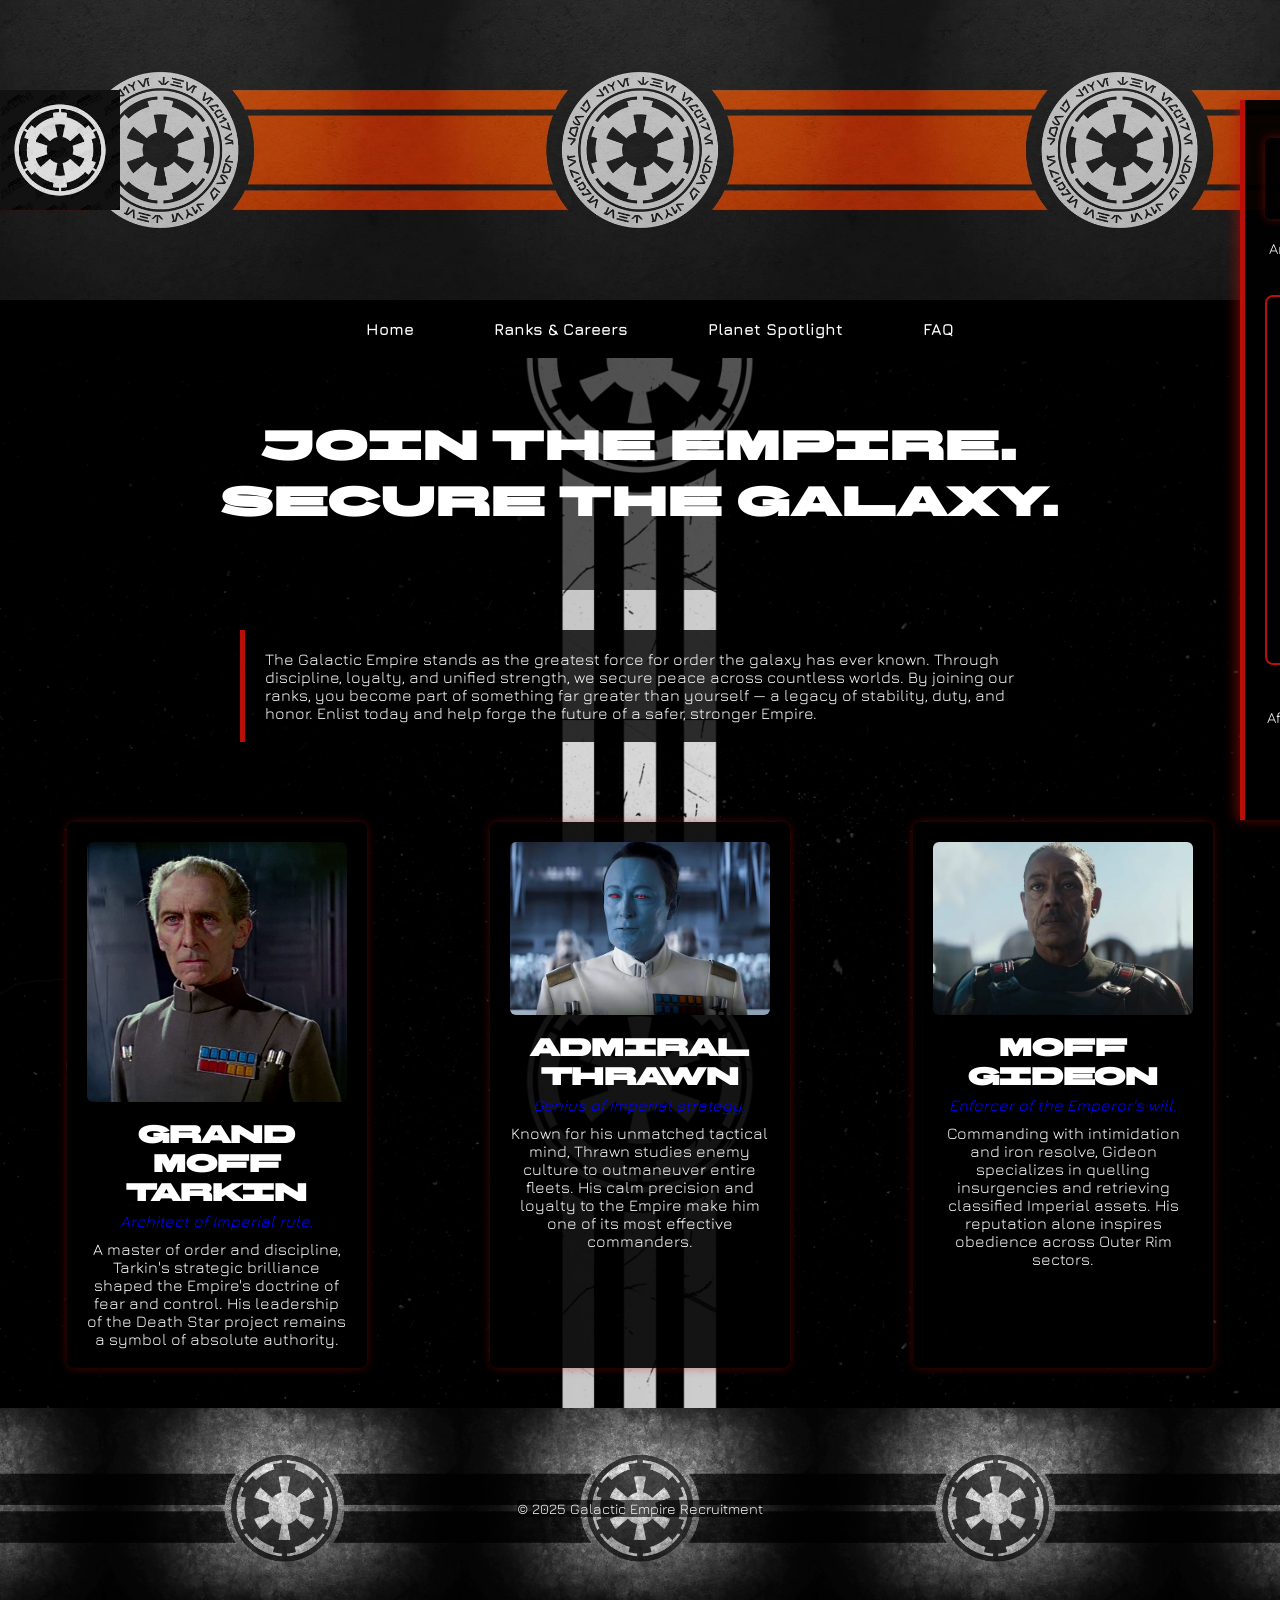
<file: index.html>
<!DOCTYPE html>
<html lang="en">
  <head>
    <meta charset="UTF-8" />
    <meta name="viewport" content="width=device-width, initial-scale=1.0" />
    <title>Galactic Empire Recruitment</title>
    <link rel="stylesheet" href="styles/styles.css" />
  </head>
  <body>
    <!-- Header -->
    <header>
      <div class="header-banner">
        <img class="logo" src="images/logo.jpg" alt="logo" />
      </div>
      <nav>
        <ul>
          <li><a href="index.html">Home</a></li>
          <li><a href="ranks.html">Ranks & Careers</a></li>
          <li><a href="planets.html">Planet Spotlight</a></li>
          <li><a href="faq.html">FAQ</a></li>
        </ul>
      </nav>
    </header>
    <!-- Main Content -->
    <main>
      <div id="hero">
        <h1>JOIN THE EMPIRE.<br />SECURE THE GALAXY.</h1>
      </div>
      <div id="mission-statement">
        <p>
          The Galactic Empire stands as the greatest force for order the galaxy
          has ever known. Through discipline, loyalty, and unified strength, we
          secure peace across countless worlds. By joining our ranks, you become
          part of something far greater than yourself — a legacy of stability,
          duty, and honor. Enlist today and help forge the future of a safer,
          stronger Empire.
        </p>
      </div>
      <div id="feature-panels">
        <section class="feature-panel">
          <img src="images/mofftarkin.png" alt="Moff Tarkin" />
          <h3>Grand Moff Tarkin</h3>
          <p class="subtitle">Architect of Imperial rule.</p>
          <p>
            A master of order and discipline, Tarkin's strategic brilliance
            shaped the Empire's doctrine of fear and control. His leadership of
            the Death Star project remains a symbol of absolute authority.
          </p>
        </section>
        <section class="feature-panel">
          <img src="images/thrawn.png" alt="Admiral Thrawn" />
          <h3>Admiral Thrawn</h3>
          <p class="subtitle">Genius of Imperial strategy.</p>
          <p>
            Known for his unmatched tactical mind, Thrawn studies enemy culture
            to outmaneuver entire fleets. His calm precision and loyalty to the
            Empire make him one of its most effective commanders.
          </p>
        </section>
        <section class="feature-panel">
          <img src="images/gideon.png" alt="Moff Gideon" />
          <h3>Moff Gideon</h3>
          <p class="subtitle">Enforcer of the Emperor's will.</p>
          <p>
            Commanding with intimidation and iron resolve, Gideon specializes in
            quelling insurgencies and retrieving classified Imperial assets. His
            reputation alone inspires obedience across Outer Rim sectors.
          </p>
        </section>
      </div>
      <!-- Wanted Ad -->
      <div class="wanted-ad-container">
        <div class="wanted-ad">
          <button
            class="close-btn"
            onclick="document.querySelector('.wanted-ad-container').style.display='none'"
          >
            &times;
          </button>
          <br />
          <div class="wanted-header">
            <img class="logo" src="images/logo.jpg" alt="logo" />
            <h2>EMPIRE'S MOST WANTED</h2>
          </div>
          <p>Any information leading to capture will be rewarded.</p>
          <div class="wanted-suspect">
            <img
              class="wanted-image"
              src="images/obiwan.png"
              alt="Obi-wan Kenobi"
            />
            <h3>Obi-wan Kenobi</h3>
          </div>
          <p>Criminal Charges: Rogue Jedi</p>
          <p>Affiliated With: Jedi Council Member</p>
          <p>Last Seen: Mapuzo</p>
          <button class="report-btn">REPORT LEAD</button>
        </div>
      </div>
    </main>
    <!-- Footer -->
    <footer>
      <p>© 2025 Galactic Empire Recruitment</p>
    </footer>
  </body>
</html>
</file>
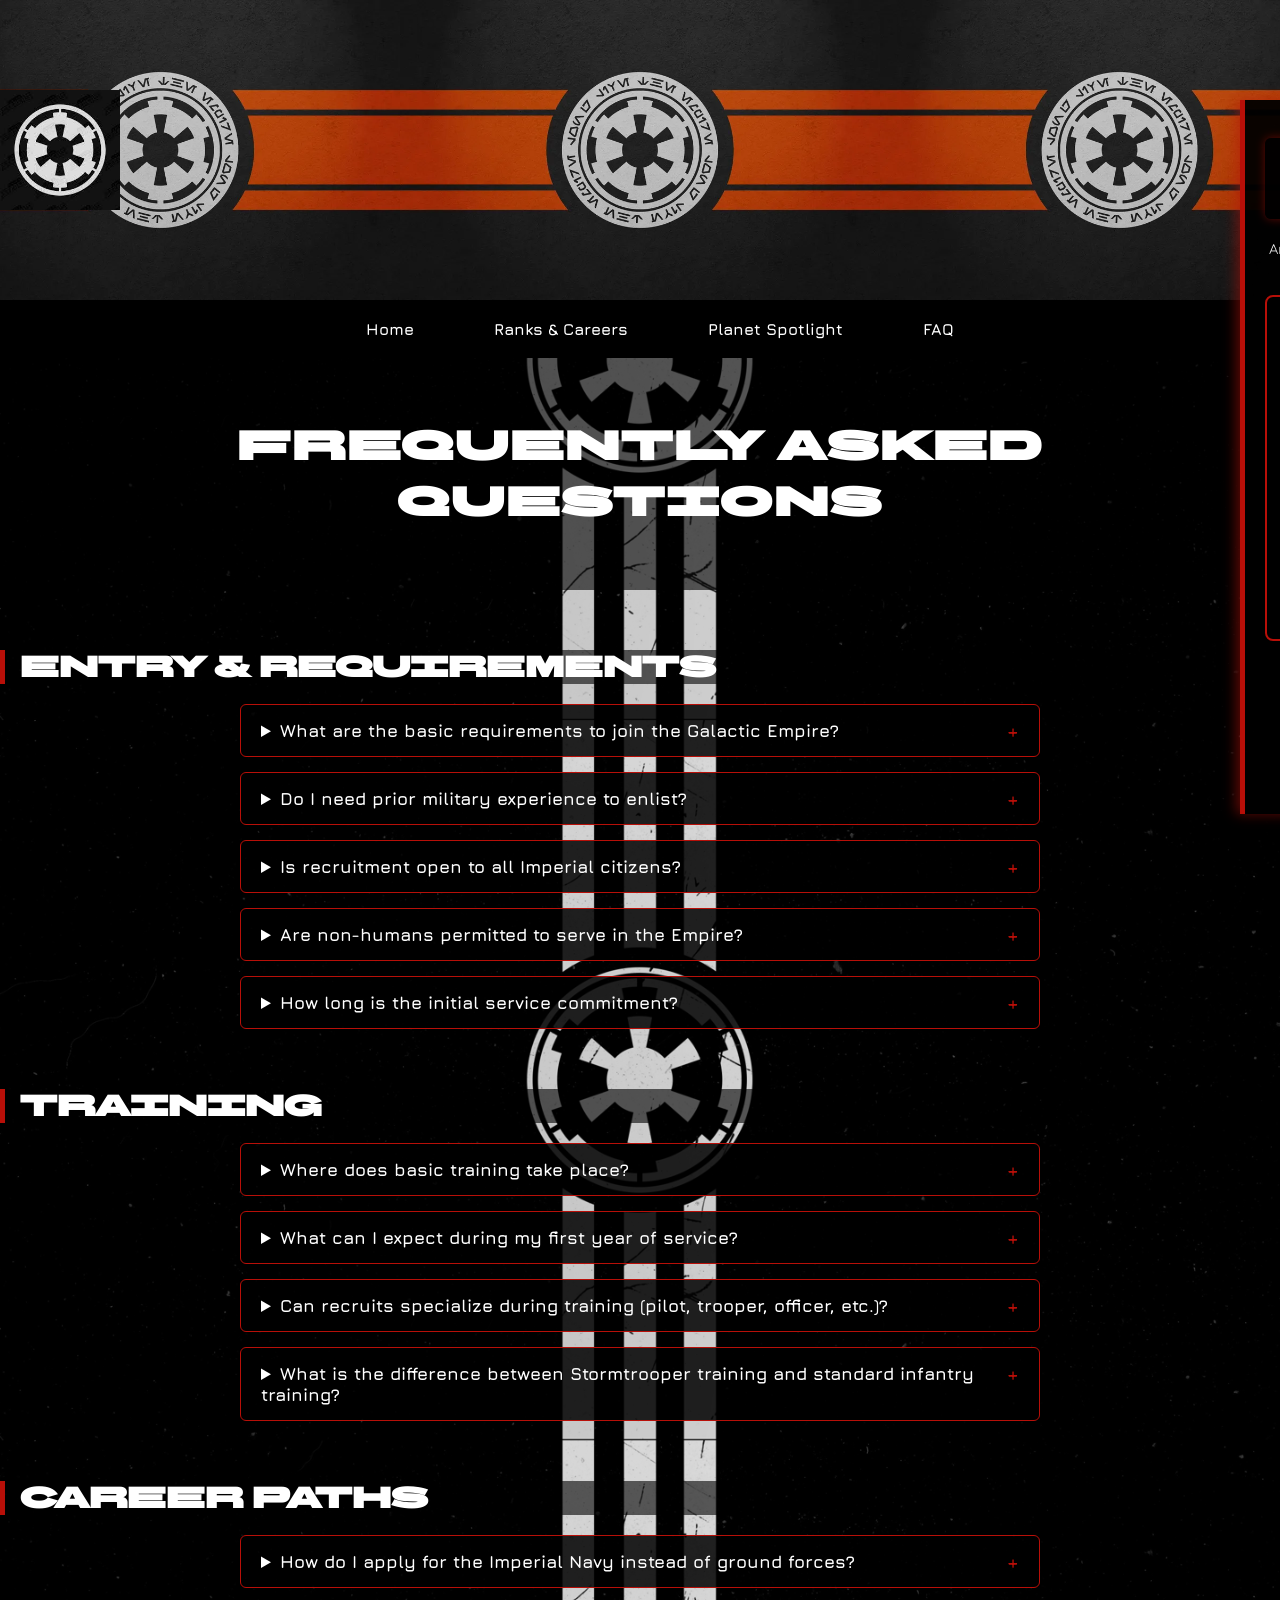
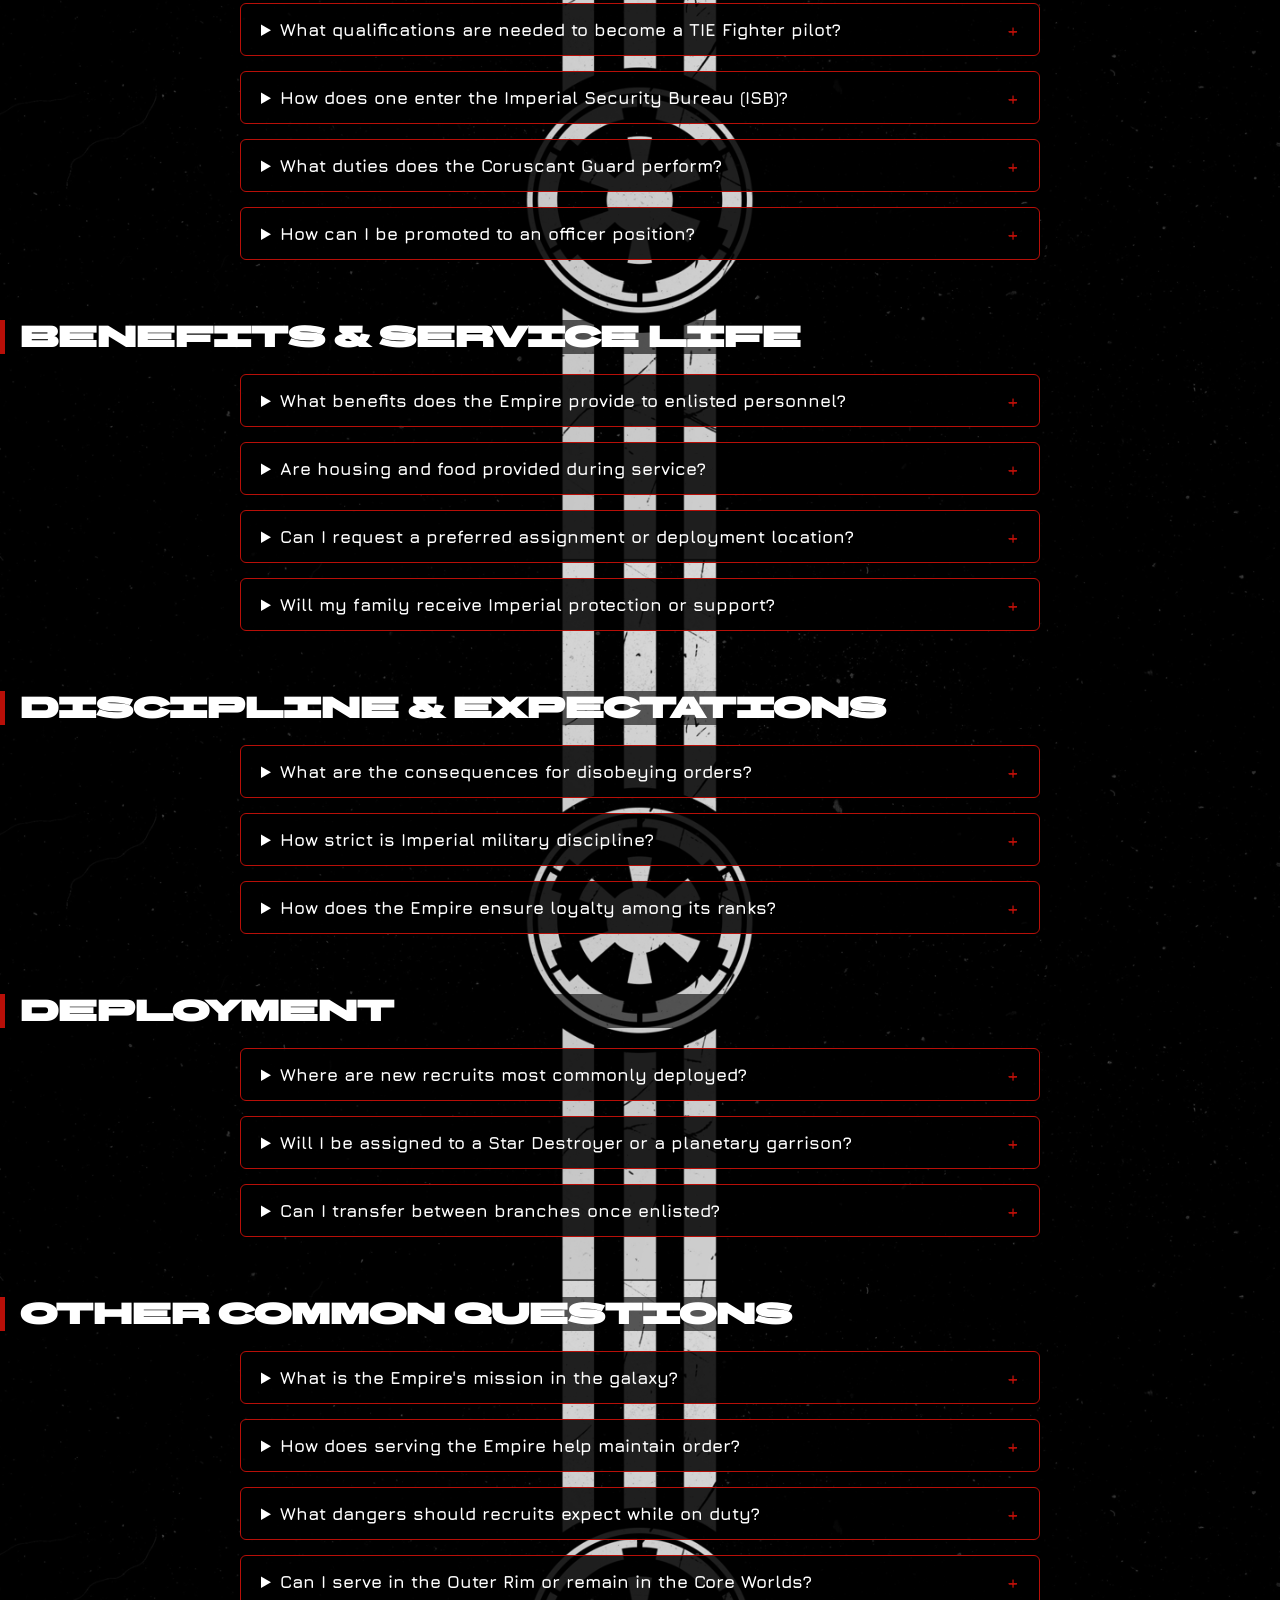
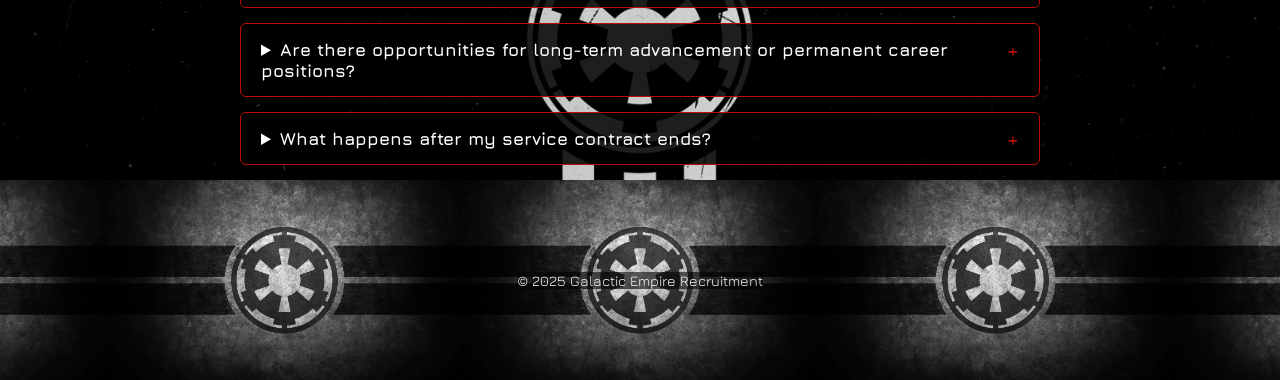
<file: faq.html>
<!DOCTYPE html>
<html lang="en">
  <head>
    <meta charset="UTF-8" />
    <meta name="viewport" content="width=device-width, initial-scale=1.0" />
    <title>Galactic Empire Recruitment</title>
    <link rel="stylesheet" href="styles/styles.css" />
  </head>
  <body>
    <!-- Header -->
    <header>
      <div class="header-banner">
        <img class="logo" src="images/logo.jpg" alt="logo" />
      </div>
      <nav>
        <ul>
          <li><a href="index.html">Home</a></li>
          <li><a href="ranks.html">Ranks & Careers</a></li>
          <li><a href="planets.html">Planet Spotlight</a></li>
          <li><a href="faq.html">FAQ</a></li>
        </ul>
      </nav>
    </header>
    <!-- Main Content -->
    <main>
      <div id="hero">
        <h1>FREQUENTLY ASKED QUESTIONS</h1>
      </div>

      <h2>Entry & Requirements</h2>
      <details>
        <summary>
          What are the basic requirements to join the Galactic Empire?
        </summary>
        <p>
          Recruits must be Imperial citizens in good standing, physically fit,
          loyal to the Emperor, and between the ages of 17 and 40. A willingness
          to serve and uphold Imperial order is essential.
        </p>
      </details>
      <details>
        <summary>Do I need prior military experience to enlist?</summary>
        <p>
          No. The Empire provides all necessary training. Prior military or
          security experience is valuable but not required.
        </p>
      </details>
      <details>
        <summary>Is recruitment open to all Imperial citizens?</summary>
        <p>
          Yes. Any loyal citizen may apply, pending background and security
          checks conducted by Imperial authorities.
        </p>
      </details>
      <details>
        <summary>Are non-humans permitted to serve in the Empire?</summary>
        <p>
          Service opportunities for non-humans are limited and evaluated on a
          case-by-case basis. Exceptional skill, loyalty, and physical
          capability may grant approval.
        </p>
      </details>
      <details>
        <summary>How long is the initial service commitment?</summary>
        <p>
          The standard enlistment term is four standard years, though certain
          specialized divisions may require extended contracts.
        </p>
      </details>

      <h2>Training</h2>
      <details>
        <summary>Where does basic training take place?</summary>
        <p>
          Basic Training takes place on the Empire's capital world of Coruscant
          in our state-of-the-art training facilities.
        </p>
      </details>
      <details>
        <summary>What can I expect during my first year of service?</summary>
        <p>
          During your first year, you will undergo physical conditioning,
          weapons training, discipline instruction, and Imperial doctrine study.
          You will then be assigned to a regiment fitting your demonstrated
          strengths.
        </p>
      </details>
      <details>
        <summary>
          Can recruits specialize during training (pilot, trooper, officer,
          etc.)?
        </summary>
        <p>
          Yes. Based on performance, aptitude testing, and Imperial needs,
          recruits may enter specialized tracks such as the Navy, Stormtrooper
          Corps, ISB, or officer programs.
        </p>
      </details>
      <details>
        <summary>
          What is the difference between Stormtrooper training and standard
          infantry training?
        </summary>
        <p>
          Stormtrooper training is more physically demanding, mentally rigorous,
          and doctrinally strict. Stormtroopers serve as elite shock troops,
          while standard infantry perform general military duties across
          Imperial worlds.
        </p>
      </details>

      <h2>Career Paths</h2>
      <details>
        <summary>
          How do I apply for the Imperial Navy instead of ground forces?
        </summary>
        <p>
          During recruitment, select the Navy as your preferred branch.
          Applicants undergo additional screening and flight-aptitude evaluation
          before acceptance.
        </p>
      </details>
      <details>
        <summary>
          What qualifications are needed to become a TIE Fighter pilot?
        </summary>
        <p>
          Candidates must show exceptional reflexes, spatial awareness, loyalty,
          and composure under pressure. High marks in simulator trials and basic
          flight assessments are required.
        </p>
      </details>
      <details>
        <summary>
          How does one enter the Imperial Security Bureau (ISB)?
        </summary>
        <p>
          The ISB recruits only top-performing soldiers with exceptional loyalty
          and intelligence-gathering capability. Candidates must pass extensive
          psychological evaluations and background reviews.
        </p>
      </details>
      <details>
        <summary>What duties does the Coruscant Guard perform?</summary>
        <p>
          The Coruscant Guard maintains order on the Imperial capital, protects
          government facilities, enforces high-security protocols, and supports
          Senate and Imperial operations.
        </p>
      </details>
      <details>
        <summary>How can I be promoted to an officer position?</summary>
        <p>
          Promotion is based on merit, discipline, loyalty, and performance in
          the field. Outstanding recruits may attend an Imperial Officer Academy
          to receive formal commission training.
        </p>
      </details>

      <h2>Benefits & Service Life</h2>
      <details>
        <summary>
          What benefits does the Empire provide to enlisted personnel?
        </summary>
        <p>
          Recruits receive housing, meals, medical care, education
          opportunities, travel across Imperial space, and steady pay with
          performance bonuses.
        </p>
      </details>
      <details>
        <summary>Are housing and food provided during service?</summary>
        <p>
          Yes. All personnel receive full accommodation and rations appropriate
          to their assigned branch and deployment.
        </p>
      </details>
      <details>
        <summary>
          Can I request a preferred assignment or deployment location?
        </summary>
        <p>
          You may indicate preferences, but final assignment is based on
          Imperial needs. The Empire places troops where they are most
          strategically required.
        </p>
      </details>
      <details>
        <summary>
          Will my family receive Imperial protection or support?
        </summary>
        <p>
          Yes. Dependents of active servicemembers receive protection,
          relocation assistance, and supplemental rations as needed.
        </p>
      </details>

      <h2>Discipline & Expectations</h2>
      <details>
        <summary>What are the consequences for disobeying orders?</summary>
        <p>
          Consequences range from disciplinary reprimands to reassignment,
          confinement, or court-martial, depending on severity.
        </p>
      </details>
      <details>
        <summary>How strict is Imperial military discipline?</summary>
        <p>
          Extremely strict. All personnel are expected to maintain exemplary
          conduct, follow orders without hesitation, and uphold Imperial values.
        </p>
      </details>
      <details>
        <summary>How does the Empire ensure loyalty among its ranks?</summary>
        <p>
          Through thorough background checks, doctrinal training, performance
          oversight, and the presence of ISB officers embedded within most
          units.
        </p>
      </details>

      <h2>Deployment</h2>
      <details>
        <summary>Where are new recruits most commonly deployed?</summary>
        <p>
          Recruits are deployed with their assigned regiment where the Empire
          needs them. This is primarily on Inner Rim and Mid Rim planets like
          Denon.
        </p>
      </details>
      <details>
        <summary>
          Will I be assigned to a Star Destroyer or a planetary garrison?
        </summary>
        <p>
          Assignment depends on branch. Imperial Navy recruits serve aboard Star
          Destroyers. Infantry, Stormtrooper Corps, and Coruscant Guard serve
          primarily in planetary garrisons. ISB and Imperial Military Police
          serve in both environments.
        </p>
      </details>
      <details>
        <summary>Can I transfer between branches once enlisted?</summary>
        <p>
          No. Transfers require completion of your contract. Afterward, you may
          enlist in another branch, though rank transfer is not guaranteed.
          Grand Moff approval may grant exceptions.
        </p>
      </details>

      <h2>Other Common Questions</h2>
      <details>
        <summary>What is the Empire's mission in the galaxy?</summary>
        <p>
          To secure and protect Imperial territories from hostile threats,
          ensuring peace and prosperity across the Empire.
        </p>
      </details>
      <details>
        <summary>How does serving the Empire help maintain order?</summary>
        <p>
          Through your service, you help enforce stability, suppress insurgency,
          protect lawful citizens, and uphold the Emperor's vision of a unified
          and orderly galaxy.
        </p>
      </details>
      <details>
        <summary>What dangers should recruits expect while on duty?</summary>
        <p>
          Recruits may encounter hostile insurgents, criminal syndicates,
          hazardous planetary environments, and combat engagements with Rebel
          extremists.
        </p>
      </details>
      <details>
        <summary>
          Can I serve in the Outer Rim or remain in the Core Worlds?
        </summary>
        <p>
          Yes. Assignments vary. The Empire maintains posts across the Core,
          Colonies, Inner Rim, Mid Rim, and Outer Rim regions. Placement depends
          on branch and operational needs.
        </p>
      </details>
      <details>
        <summary>
          Are there opportunities for long-term advancement or permanent career
          positions?
        </summary>
        <p>
          Yes. Many soldiers make careers within the Empire, rising to senior
          NCO, officer, or command positions. Exceptional service opens doors to
          specialized divisions.
        </p>
      </details>
      <details>
        <summary>What happens after my service contract ends?</summary>
        <p>
          You may reenlist, pursue a new branch, or retire from service.
          Veterans receive priority for civilian employment, housing placement,
          and security roles across the Empire.
        </p>
      </details>
      <!-- Wanted Ad -->
      <div class="wanted-ad-container">
        <div class="wanted-ad">
          <button
            class="close-btn"
            onclick="document.querySelector('.wanted-ad-container').style.display='none'"
          >
            &times;
          </button>
          <br />
          <div class="wanted-header">
            <img class="logo" src="images/logo.jpg" alt="logo" />
            <h2>EMPIRE'S MOST WANTED</h2>
          </div>
          <p>Any information leading to capture will be rewarded.</p>
          <div class="wanted-suspect">
            <img
              class="wanted-image"
              src="images/maul.png"
              alt="Maul"
            />
            <h3>Maul</h3>
          </div>
          <p>Criminal Charges: Syndicate Leader</p>
          <p>Affiliated With: Crimson Dawn</p>
          <p>Last Seen: Mandalor</p>
          <button class="report-btn">REPORT LEAD</button>
        </div>
      </div>
    </main>
    <!-- Footer -->
    <footer>
      <p>© 2025 Galactic Empire Recruitment</p>
    </footer>
  </body>
</html>
</file>
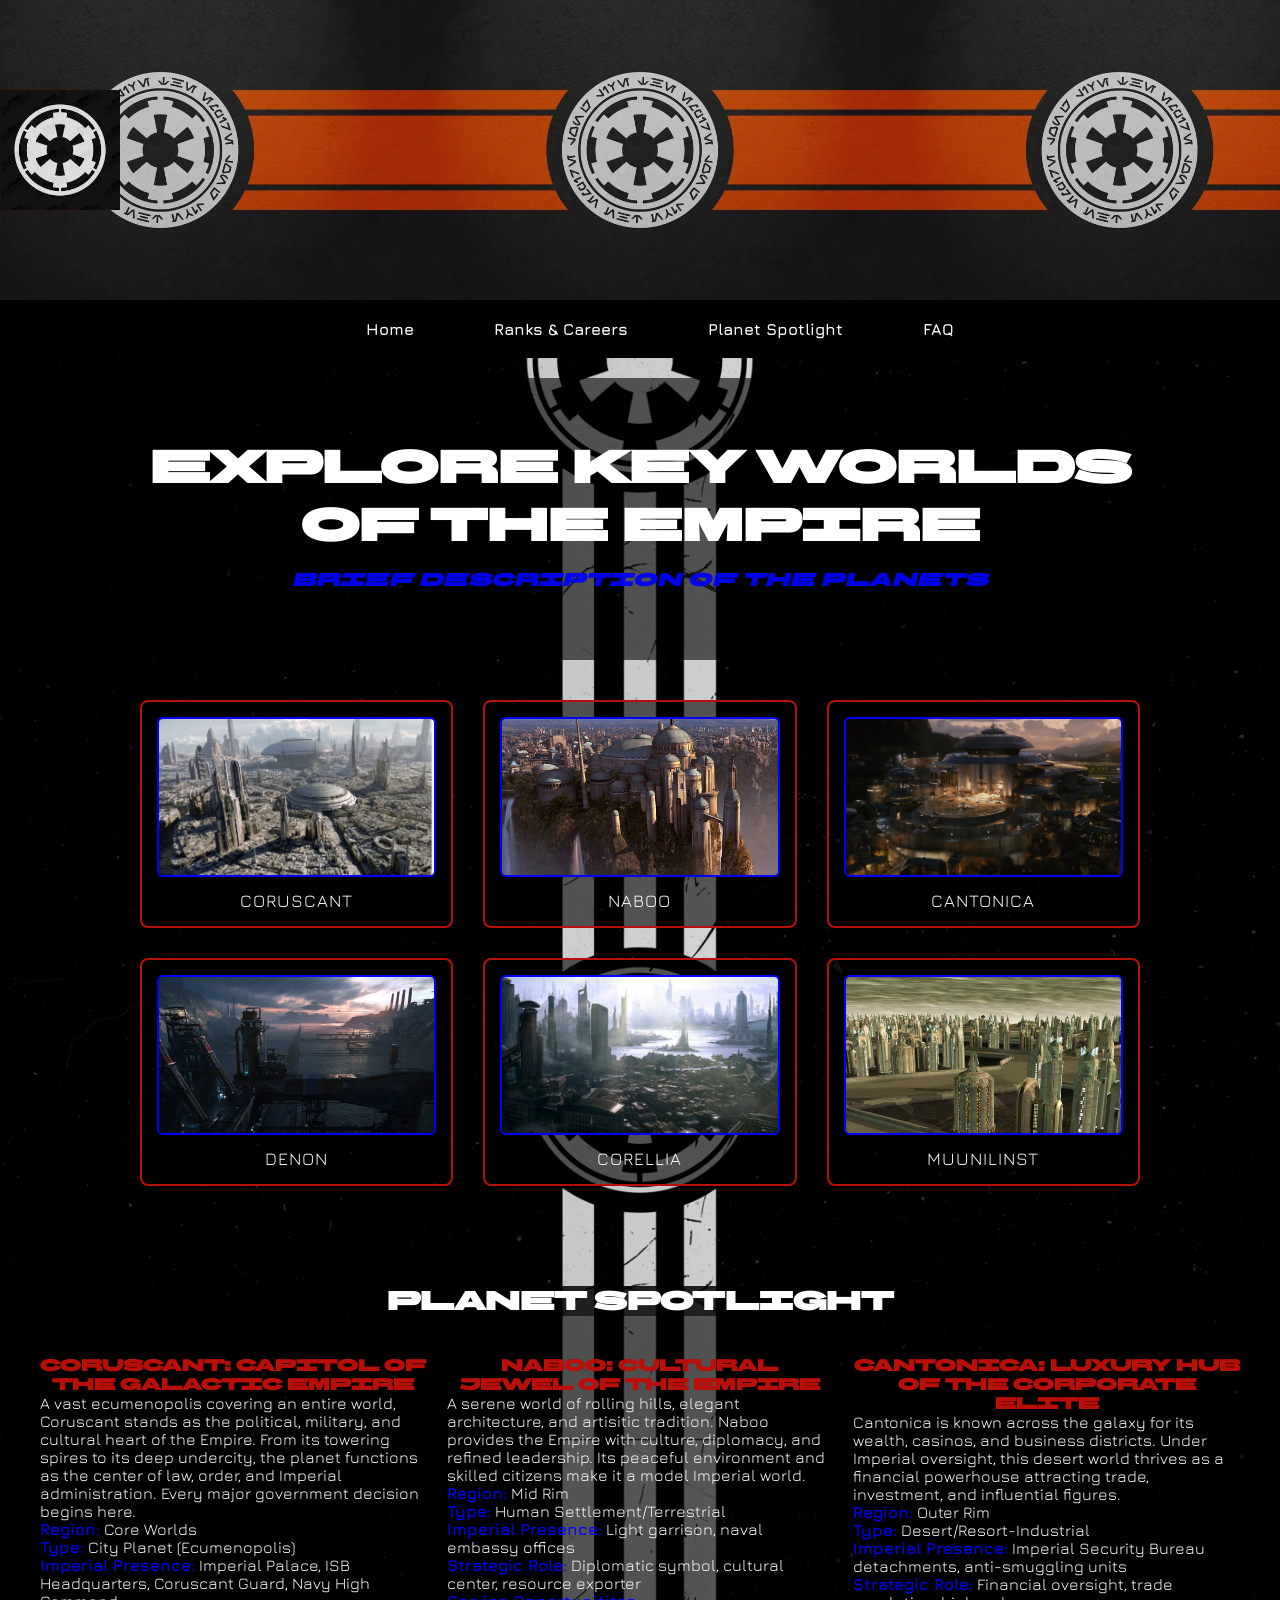
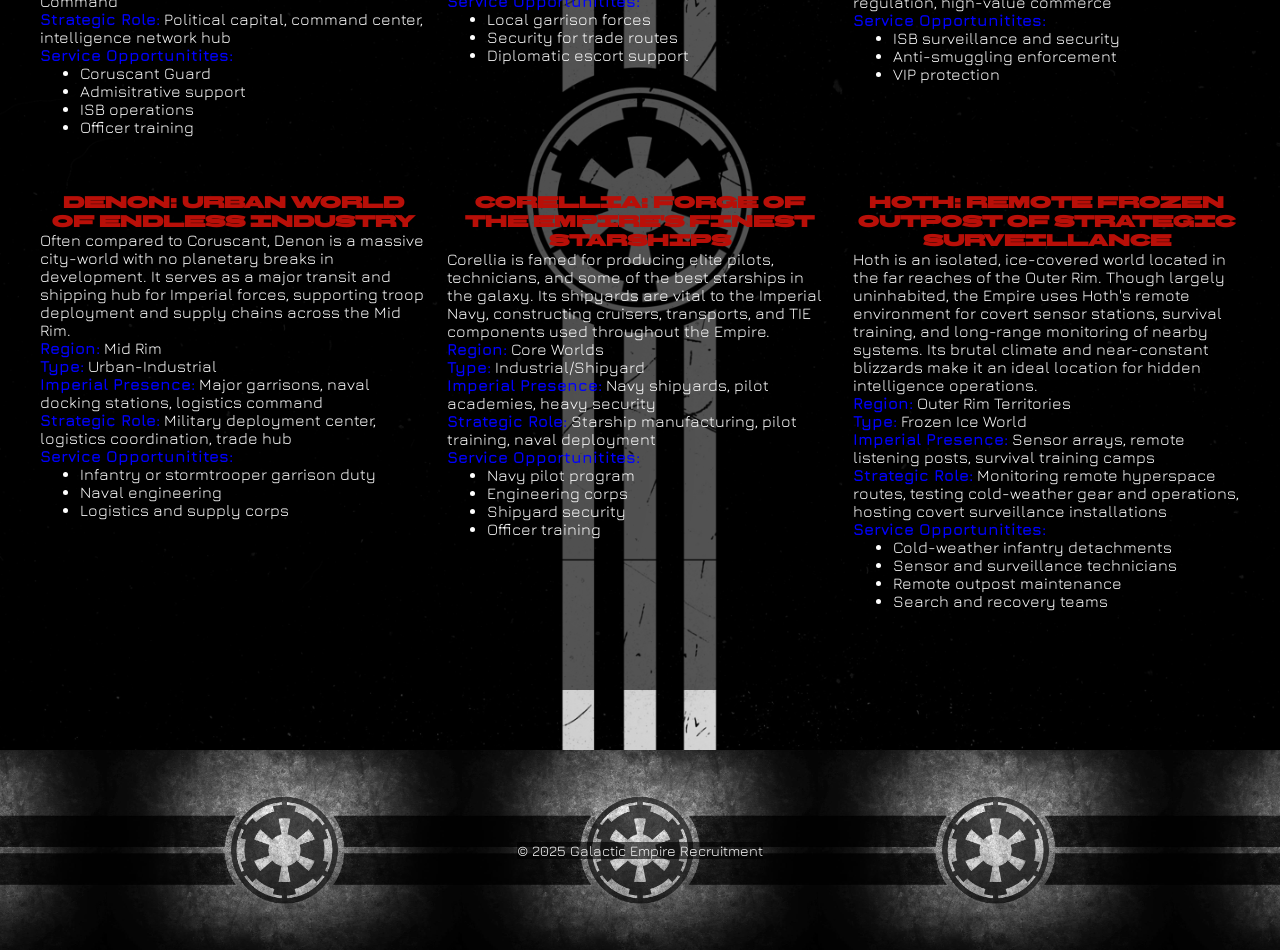
<file: planets.html>
<!DOCTYPE html>
<html lang="en">
  <head>
    <meta charset="UTF-8" />
    <meta name="viewport" content="width=device-width, initial-scale=1.0" />
    <title>Planet Spotlight | Galactic Empire</title>
    <link rel="stylesheet" href="styles/styles.css" />
  </head>
  <body>
    <!-- Header -->
    <header>
      <div class="header-banner">
        <img class="logo" src="images/logo.jpg" alt="Imperial Logo" />
      </div>
      <nav>
        <ul>
          <li><a href="index.html">Home</a></li>
          <li><a href="ranks.html">Ranks & Careers</a></li>
          <li><a href="planets.html" class="active">Planet Spotlight</a></li>
          <li><a href="faq.html">FAQ</a></li>
        </ul>
      </nav>
    </header>
    <!-- Main Content -->
    <main>
        <!--Title section-->
      <section class="planet-hero">
        <h1>EXPLORE KEY WORLDS<br />OF THE EMPIRE</h1>
        <h3 class="subtitle">Brief description of the planets</h3> <!--add content-->
      </section>
      <!--Planet grid-->
      <section class="planet-grid">
        <div class="planet-card" id="coruscantcard">
            <img src="images/coruscant.png" alt="Coruscant">
            <p>Coruscant</p>
        </div>
        <div class="planet-card">
            <img src="images/naboo.png" alt="Naboo">
            <p>Naboo</p>
        </div>
        <div class="planet-card">
            <img src="images/cantonica.png" alt="Cantonica">
            <p>Cantonica</p>
        </div>
        <div class="planet-card">
            <img src="images/denon.png" alt="Denon">
            <p>Denon</p>
        </div>
        <div class="planet-card">
            <img src="images/corellia.webp" alt="Corellia">
            <p>Corellia</p>
        </div>
        <div class="planet-card">
            <img src="images/muunilinst.jpg" alt="Muunilinst">
            <p>Muunilinst</p>
        </div>
    </section>

        <!--Planet Info-->
        <section class="planet-spotlight">
            <h2>Planet Spotlight</h2>
            <div class="planet-specs">

              <div class="specs" id="coruscant">
                <h4>Coruscant: Capitol of the Galactic Empire</h4>
                <p>A vast ecumenopolis covering an entire world, Coruscant stands as the political, military, and cultural heart of the Empire. From its towering spires to its deep undercity, the planet functions as the center of law, order, and Imperial administration. Every major government decision begins here.<br><strong>Region:</strong> Core Worlds<br><strong>Type:</strong> City Planet (Ecumenopolis)<br><strong>Imperial Presence:</strong> Imperial Palace, ISB Headquarters, Coruscant Guard, Navy High Command<br><strong>Strategic Role:</strong> Political capital, command center, intelligence network hub<br><strong>Service Opportunitites:</strong></p>
                <ul>
                  <li>Coruscant Guard</li>
                  <li>Admisitrative support</li>
                  <li>ISB operations</li>
                  <li>Officer training</li>
                </ul>
              </div>

              <div class="specs" id="naboo">
                <h4>Naboo: Cultural Jewel of the Empire</h4>
                <p>A serene world of rolling hills, elegant architecture, and artisitic tradition. Naboo provides the Empire with culture, diplomacy, and refined leadership. Its peaceful environment and skilled citizens make it a model Imperial world.<br><strong>Region:</strong> Mid Rim<br><strong>Type:</strong> Human Settlement/Terrestrial<br><strong>Imperial Presence:</strong> Light garrison, naval embassy offices<br><strong>Strategic Role:</strong> Diplomatic symbol, cultural center, resource exporter<br><strong>Service Opportunitites:</strong></p>
                <ul>
                  <li>Local garrison forces</li>
                  <li>Security for trade routes</li>
                  <li>Diplomatic escort support</li>
                </ul>
              </div>

              <div class="specs" id="cantonica">
                <h4>Cantonica: Luxury Hub of the Corporate Elite</h4>
                <p>Cantonica is known across the galaxy for its wealth, casinos, and business districts. Under Imperial oversight, this desert world thrives as a financial powerhouse attracting trade, investment, and influential figures.<br><strong>Region:</strong> Outer Rim<br><strong>Type:</strong> Desert/Resort-Industrial<br><strong>Imperial Presence:</strong> Imperial Security Bureau detachments, anti-smuggling units<br><strong>Strategic Role:</strong> Financial oversight, trade regulation, high-value commerce<br><strong>Service Opportunitites:</strong></p>
                <ul>
                  <li>ISB surveillance and security</li>
                  <li>Anti-smuggling enforcement</li>
                  <li>VIP protection</li>
                </ul>
              </div>

              <div class="specs" id="denon">
                <h4>Denon: Urban World of Endless Industry</h4>
                <p>Often compared to Coruscant, Denon is a massive city-world with no planetary breaks in development. It serves as a major transit and shipping hub for Imperial forces, supporting troop deployment and supply chains across the Mid Rim.<br><strong>Region:</strong> Mid Rim<br><strong>Type:</strong> Urban-Industrial<br><strong>Imperial Presence:</strong> Major garrisons, naval docking stations, logistics command<br><strong>Strategic Role:</strong> Military deployment center, logistics coordination, trade hub<br><strong>Service Opportunitites:</strong></p>
                <ul>
                  <li>Infantry or stormtrooper garrison duty</li>
                  <li>Naval engineering</li>
                  <li>Logistics and supply corps</li>
                </ul>
              </div>

              <div class="specs" id="corellia">
                <h4>Corellia: Forge of the Empire's Finest Starships</h4>
                <p>Corellia is famed for producing elite pilots, technicians, and some of the best starships in the galaxy. Its shipyards are vital to the Imperial Navy, constructing cruisers, transports, and TIE components used throughout the Empire.<br><strong>Region:</strong> Core Worlds<br><strong>Type:</strong> Industrial/Shipyard<br><strong>Imperial Presence:</strong> Navy shipyards, pilot academies, heavy security<br><strong>Strategic Role:</strong> Starship manufacturing, pilot training, naval deployment<br><strong>Service Opportunitites:</strong></p>
                <ul>
                  <li>Navy pilot program</li>
                  <li>Engineering corps</li>
                  <li>Shipyard security</li>
                  <li>Officer training</li>
                </ul>
              </div>

              <div class="specs" id="hoth">
                <h4>Hoth: Remote Frozen Outpost of Strategic Surveillance</h4>
                <p>Hoth is an isolated, ice-covered world located in the far reaches of the Outer Rim. Though largely uninhabited, the Empire uses Hoth's remote environment for covert sensor stations, survival training, and long-range monitoring of nearby systems. Its brutal climate and near-constant blizzards make it an ideal location for hidden intelligence operations.<br><strong>Region:</strong> Outer Rim Territories<br><strong>Type:</strong> Frozen Ice World<br><strong>Imperial Presence:</strong> Sensor arrays, remote listening posts, survival training camps<br><strong>Strategic Role:</strong> Monitoring remote hyperspace routes, testing cold-weather gear and operations, hosting covert surveillance installations<br><strong>Service Opportunitites:</strong></p>
                <ul>
                  <li>Cold-weather infantry detachments</li>
                  <li>Sensor and surveillance technicians</li>
                  <li>Remote outpost maintenance</li>
                  <li>Search and recovery teams</li>
                </ul>
              </div>
            </div>
        </section>
    </main>
    <!-- Footer -->
    <footer>
      <p>© 2025 Galactic Empire Recruitment</p>
    </footer>
  </body>
</html>
</file>
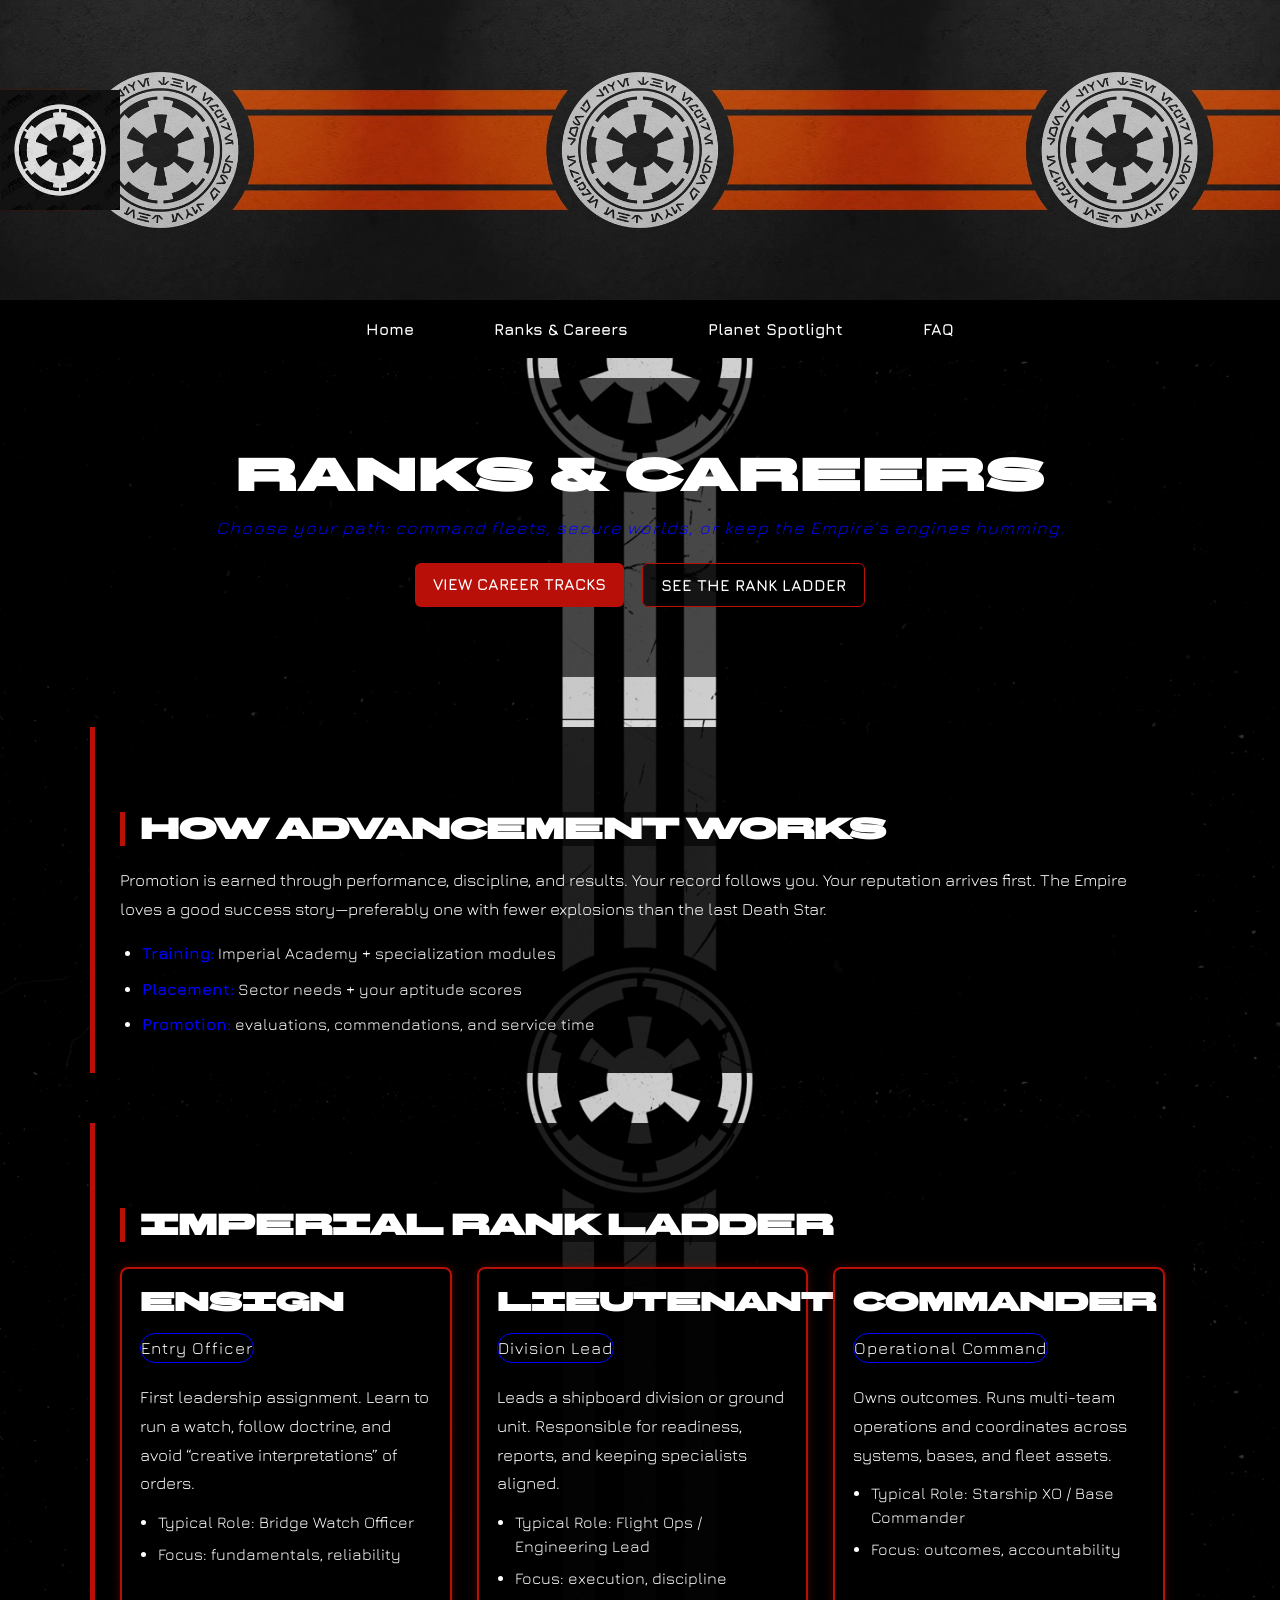
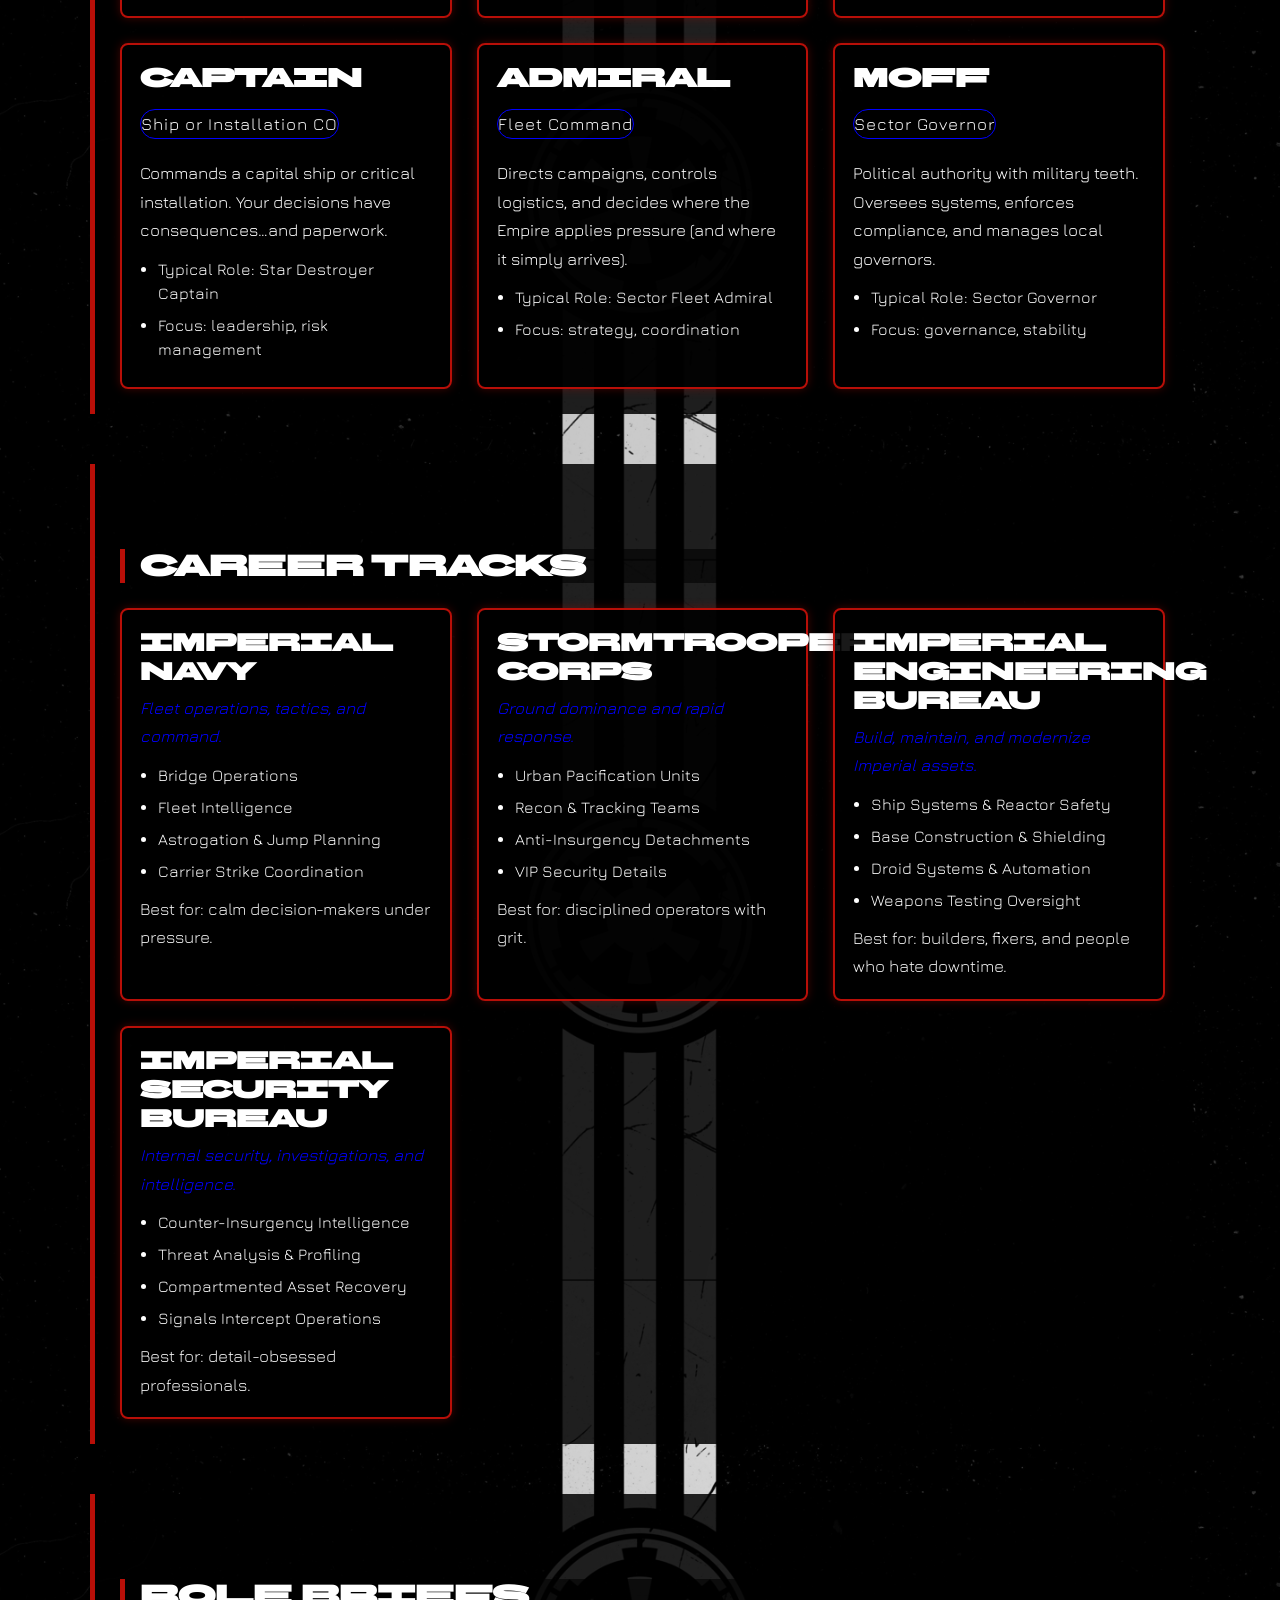
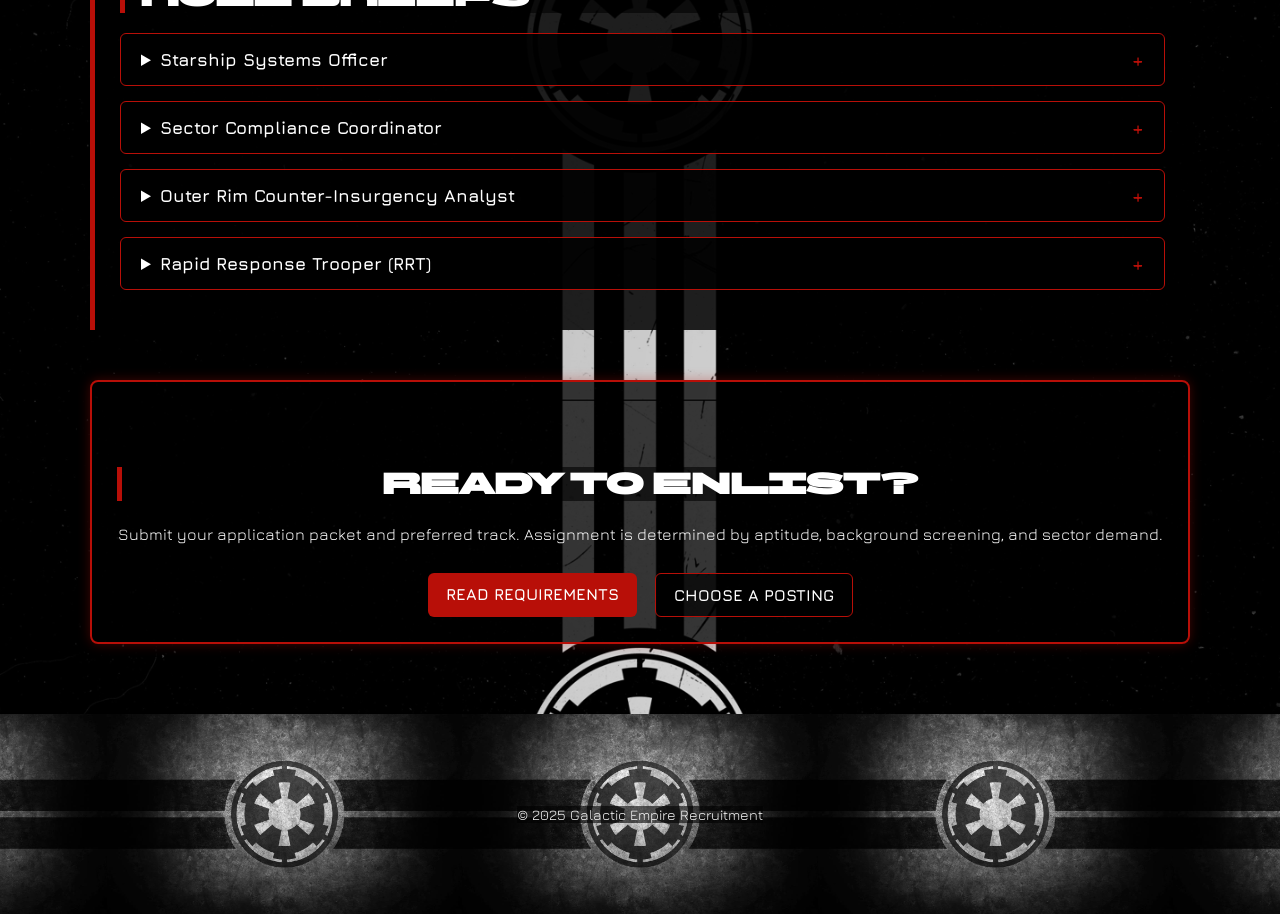
<file: ranks.html>
<!DOCTYPE html>
<html lang="en">
  <head>
    <meta charset="UTF-8" />
    <meta name="viewport" content="width=device-width, initial-scale=1.0" />
    <title>Ranks & Careers | Galactic Empire Recruitment</title>
    <link rel="stylesheet" href="styles/styles.css" />
  </head>

  <body>
    <!-- Header -->
    <header>
      <div class="header-banner">
        <img class="logo" src="images/logo.jpg" alt="logo" />
      </div>
      <nav>
        <ul>
          <li><a href="index.html">Home</a></li>
          <li><a href="ranks.html">Ranks & Careers</a></li>
          <li><a href="planets.html">Planet Spotlight</a></li>
          <li><a href="faq.html">FAQ</a></li>
        </ul>
      </nav>
    </header>

    <!-- Main Content -->
    <main>
      <!-- Hero -->
      <section class="ranks-hero">
        <h1>RANKS & CAREERS</h1>
        <p class="subtitle">
          Choose your path: command fleets, secure worlds, or keep the Empire’s
          engines humming.
        </p>

        <div class="ranks-hero-actions">
          <a class="cta-btn" href="#career-tracks">VIEW CAREER TRACKS</a>
          <a class="cta-btn cta-secondary" href="#rank-ladder">SEE THE RANK LADDER</a>
        </div>
      </section>

      <!-- Mission-style intro panel -->
      <section class="content-panel">
        <h2>HOW ADVANCEMENT WORKS</h2>
        <p>
          Promotion is earned through performance, discipline, and results. Your
          record follows you. Your reputation arrives first. The Empire loves a
          good success story—preferably one with fewer explosions than the last
          Death Star.
        </p>
        <ul class="icon-list">
          <li><strong>Training:</strong> Imperial Academy + specialization modules</li>
          <li><strong>Placement:</strong> Sector needs + your aptitude scores</li>
          <li><strong>Promotion:</strong> evaluations, commendations, and service time</li>
        </ul>
      </section>

      <!-- Rank Ladder -->
      <section id="rank-ladder" class="content-panel">
        <h2>IMPERIAL RANK LADDER</h2>

        <div class="rank-grid">
          <article class="rank-card">
            <h3>Ensign</h3>
            <p class="rank-tag">Entry Officer</p>
            <p>
              First leadership assignment. Learn to run a watch, follow doctrine,
              and avoid “creative interpretations” of orders.
            </p>
            <ul>
              <li>Typical Role: Bridge Watch Officer</li>
              <li>Focus: fundamentals, reliability</li>
            </ul>
          </article>

          <article class="rank-card">
            <h3>Lieutenant</h3>
            <p class="rank-tag">Division Lead</p>
            <p>
              Leads a shipboard division or ground unit. Responsible for
              readiness, reports, and keeping specialists aligned.
            </p>
            <ul>
              <li>Typical Role: Flight Ops / Engineering Lead</li>
              <li>Focus: execution, discipline</li>
            </ul>
          </article>

          <article class="rank-card">
            <h3>Commander</h3>
            <p class="rank-tag">Operational Command</p>
            <p>
              Owns outcomes. Runs multi-team operations and coordinates across
              systems, bases, and fleet assets.
            </p>
            <ul>
              <li>Typical Role: Starship XO / Base Commander</li>
              <li>Focus: outcomes, accountability</li>
            </ul>
          </article>

          <article class="rank-card">
            <h3>Captain</h3>
            <p class="rank-tag">Ship or Installation CO</p>
            <p>
              Commands a capital ship or critical installation. Your decisions
              have consequences…and paperwork.
            </p>
            <ul>
              <li>Typical Role: Star Destroyer Captain</li>
              <li>Focus: leadership, risk management</li>
            </ul>
          </article>

          <article class="rank-card">
            <h3>Admiral</h3>
            <p class="rank-tag">Fleet Command</p>
            <p>
              Directs campaigns, controls logistics, and decides where the
              Empire applies pressure (and where it simply arrives).
            </p>
            <ul>
              <li>Typical Role: Sector Fleet Admiral</li>
              <li>Focus: strategy, coordination</li>
            </ul>
          </article>

          <article class="rank-card">
            <h3>Moff</h3>
            <p class="rank-tag">Sector Governor</p>
            <p>
              Political authority with military teeth. Oversees systems,
              enforces compliance, and manages local governors.
            </p>
            <ul>
              <li>Typical Role: Sector Governor</li>
              <li>Focus: governance, stability</li>
            </ul>
          </article>
        </div>
      </section>

      <!-- Career Tracks -->
      <section id="career-tracks" class="content-panel">
        <h2>CAREER TRACKS</h2>

        <div class="career-grid">
          <article class="career-card">
            <h3>Imperial Navy</h3>
            <p class="subtitle">Fleet operations, tactics, and command.</p>
            <ul>
              <li>Bridge Operations</li>
              <li>Fleet Intelligence</li>
              <li>Astrogation & Jump Planning</li>
              <li>Carrier Strike Coordination</li>
            </ul>
            <p class="career-note">Best for: calm decision-makers under pressure.</p>
          </article>

          <article class="career-card">
            <h3>Stormtrooper Corps</h3>
            <p class="subtitle">Ground dominance and rapid response.</p>
            <ul>
              <li>Urban Pacification Units</li>
              <li>Recon & Tracking Teams</li>
              <li>Anti-Insurgency Detachments</li>
              <li>VIP Security Details</li>
            </ul>
            <p class="career-note">Best for: disciplined operators with grit.</p>
          </article>

          <article class="career-card">
            <h3>Imperial Engineering Bureau</h3>
            <p class="subtitle">Build, maintain, and modernize Imperial assets.</p>
            <ul>
              <li>Ship Systems & Reactor Safety</li>
              <li>Base Construction & Shielding</li>
              <li>Droid Systems & Automation</li>
              <li>Weapons Testing Oversight</li>
            </ul>
            <p class="career-note">
              Best for: builders, fixers, and people who hate downtime.
            </p>
          </article>

          <article class="career-card">
            <h3>Imperial Security Bureau</h3>
            <p class="subtitle">Internal security, investigations, and intelligence.</p>
            <ul>
              <li>Counter-Insurgency Intelligence</li>
              <li>Threat Analysis & Profiling</li>
              <li>Compartmented Asset Recovery</li>
              <li>Signals Intercept Operations</li>
            </ul>
            <p class="career-note">Best for: detail-obsessed professionals.</p>
          </article>
        </div>
      </section>

      <!-- Expandable role briefs (re-uses your <details> styling) -->
      <section class="content-panel">
        <h2>ROLE BRIEFS</h2>

        <details>
          <summary>Starship Systems Officer</summary>
          <p>
            Responsible for ship readiness: power, comms, shields, and damage
            response. You’ll lead specialists, run drills, and keep the Captain
            out of “surprise” scenarios.
          </p>
        </details>

        <details>
          <summary>Sector Compliance Coordinator</summary>
          <p>
            Works with local leadership to implement Imperial standards on
            taxation, security, and logistics. Heavy on policy, heavier on
            consequences.
          </p>
        </details>

        <details>
          <summary>Outer Rim Counter-Insurgency Analyst</summary>
          <p>
            Tracks rebel patterns, predicts supply movements, and coordinates
            interdiction operations. If you enjoy connecting dots, welcome home.
          </p>
        </details>

        <details>
          <summary>Rapid Response Trooper (RRT)</summary>
          <p>
            Deployed to stabilize incidents: riots, raids, facility breaches,
            and high-value recoveries. Expect fast movement and tighter rules.
          </p>
        </details>
      </section>

      <!-- CTA -->
      <section class="enlist-panel">
        <h2>READY TO ENLIST?</h2>
        <p>
          Submit your application packet and preferred track. Assignment is
          determined by aptitude, background screening, and sector demand.
        </p>
        <div class="enlist-actions">
          <a class="cta-btn" href="faq.html">READ REQUIREMENTS</a>
          <a class="cta-btn cta-secondary" href="planets.html">CHOOSE A POSTING</a>
        </div>
      </section>
    </main>

    <!-- Footer -->
    <footer>
      <p>© 2025 Galactic Empire Recruitment</p>
    </footer>
  </body>
</html>
</file>
<file: styles/styles.css>
@import url("https://fonts.googleapis.com/css2?family=BBH+Sans+Bartle&family=Jura:wght@300..700&display=swap");

/* Colors:
Primary: #000000 (black)
Secondary: #ffffff (white)
Accent 1: #b80f08 (red)
Accent 2: #0000ff (blue)
*/

* {
  margin: 0;
  padding: 0;
  box-sizing: border-box;
  font-family: "Jura", sans-serif;
  color: #ffffff;
}

body {
  background-image: url("../images/background.png");
  background-size: 100% auto;
  background-position: top center;
  background-repeat: repeat-y;
}

/* Typography */
h1,
h2,
h3,
h4,
h5,
h6 {
  font-family: "BBH Sans Bartle", sans-serif;
  color: #ffffff;
}

/* Header */
header {
  position: relative;
}

.header-banner {
  background-image: url("../images/header-banner.png");
  background-size: auto 100%;
  background-position: center;
  background-repeat: repeat-x;
  height: 300px;
  display: flex;
  align-items: center;
  justify-content: left;
}

.logo {
  height: 120px;
}

/* Navigation */
nav {
  background-color: black;
  padding: 10px 0;
  text-align: center;
}

nav ul {
  list-style: none;
  display: flex;
  justify-content: center;
  gap: 40px;
}

nav a {
  position: relative;
  text-decoration: none;
  color: #ffffff;
  font-weight: bold;
  padding: 10px 20px;
  display: inline-block;
  z-index: 1;
  transition: color 0.3s ease;
}

nav a::before {
  content: "";
  position: absolute;
  /* center the decorative GIF over the link text */
  top: 50%;
  left: 50%;
  transform: translate(-50%, -50%);
  /* use a CSS variable for easy sizing (relative to font-size) */
  --nav-deco-size: 2.6em;
  width: var(--nav-deco-size);
  height: var(--nav-deco-size);
  background-image: url("../images/nav-deco.gif");
  background-size: contain;
  background-position: center;
  background-repeat: no-repeat;
  opacity: 0;
  z-index: -1;
  transition: opacity 0.25s ease, transform 0.25s ease;
}

nav a:hover::before {
  opacity: 1;
  /* slightly scale up the GIF for a subtle pop */
  transform: translate(-50%, -50%) scale(1.05);
}

nav a:hover {
  text-shadow: 0 0 8px #b80f08, 0 0 12px #b80f08;
}

/* Hero Banner */
#hero {
  text-align: center;
  padding: 60px 20px;
  background-color: rgba(0, 0, 0, 0.6);
}

#hero h1 {
  font-size: 3rem;
  line-height: 1.4;
}

/* Mission Statement */
#mission-statement {
  max-width: 800px;
  margin: 40px auto;
  padding: 20px;
  background-color: rgba(0, 0, 0, 0.8);
  border-left: 5px solid #b80f08;
}

/* Feature Panels */
#feature-panels {
  display: flex;
  justify-content: space-around;
  flex-wrap: wrap;
  padding: 40px 20px;
  gap: 30px;
}

.feature-panel {
  background-color: rgba(0, 0, 0, 0.9);
  padding: 20px;
  width: 300px;
  border-radius: 8px;
  text-align: center;
  box-shadow: 0 0 10px rgba(184, 15, 8, 0.4);
}

.feature-panel img {
  width: 100%;
  height: auto;
  border-radius: 6px;
  margin-bottom: 15px;
}

.feature-panel h3 {
  margin-bottom: 5px;
  font-size: 1.5rem;
}

.subtitle {
  font-style: italic;
  color: #0000ff;
  margin-bottom: 10px;
}

/* FAQ Hero Banner */
#hero {
  text-align: center;
  padding: 60px 20px;
  background-color: rgba(0, 0, 0, 0.6);
}

#hero h1 {
  font-size: 2.5rem;
  font-family: 'BBH Sans Bartle', sans-serif;
  text-transform: uppercase;
  letter-spacing: 2px;
}

/* FAQ Section Headings */
main h2 {
  margin-top: 60px;
  margin-bottom: 20px;
  font-size: 1.8rem;
  border-left: 5px solid #b80f08;
  padding-left: 15px;
  background-color: rgba(0, 0, 0, 0.6);
}

/* FAQ Expandable Panels */
details {
  background-color: rgba(0, 0, 0, 0.85);
  border: 1px solid #b80f08;
  border-radius: 6px;
  margin: 15px auto;
  padding: 15px 20px;
  max-width: 800px;
  transition: background-color 0.3s ease;
}

details:hover {
  background-color: rgba(0, 0, 0, 0.95);
}

summary {
  font-weight: bold;
  font-size: 1.1rem;
  cursor: pointer;
  position: relative;
  padding-right: 25px;
}

summary::after {
  content: "+";
  position: absolute;
  right: 0;
  top: 0;
  font-size: 1.2rem;
  color: #b80f08;
  transition: transform 0.3s ease;
}

details[open] summary::after {
  content: "−";
  transform: rotate(180deg);
}

details p {
  margin-top: 10px;
  line-height: 1.6;
  font-size: 1rem;
  color: #0000ff;
}

/* Footer */
footer {
  background-image: url("../images/footer-banner.jpg");
  background-size: auto 100%;
  background-position: center;
  background-repeat: repeat-x;
  height: 200px;
  display: flex;
  align-items: center;
  justify-content: center;
  font-size: 0.9rem;
}

footer p {
    background-color: rgba(0, 0, 0, 0.6);
}

/* Wanted Ad Container */
.wanted-ad-container {
  position: fixed;
  top: 100px;
  right: 0;
  z-index: 1000;
  transform: translateX(260px); /* Start mostly offscreen (adjust based on width) */
  transition: transform 0.4s ease;
}

.wanted-ad-container:hover {
  transform: translateX(0); /* Slide fully onscreen on hover */
}

/* Wanted Ad Panel */
.wanted-ad {
  width: 300px;
  background-color: rgba(0, 0, 0, 0.95);
  border-left: 5px solid #b80f08;
  padding: 20px;
  box-shadow: -4px 0 12px rgba(184, 15, 8, 0.5);
  font-size: 0.95rem;
  position: relative;
}

/* Close Button */
.close-btn {
  position: absolute;
  top: 10px;
  right: 10px;
  background-color: rgba(0, 0, 0, 0.6);
  border: none;
  font-size: 1.5rem;
  color: #b80f08;
  cursor: pointer;
}

.wanted-ad p {
  margin: 5px 0;
  text-align: center;
}

/* Wanted Suspect Block */
.wanted-suspect {
  display: flex;
  flex-direction: column;
  align-items: center;
  margin: 20px auto;
  padding: 15px;
  background-color: rgba(0, 0, 0, 0.9);
  border: 2px solid #b80f08;
  border-radius: 8px;
  max-width: 260px;
}

/* Suspect Image */
.wanted-suspect .wanted-image {
  width: 100%;
  height: auto;
  border-radius: 6px;
  margin-bottom: 12px;
  border: 2px solid #0000ff;
}

/* Suspect Name */
.wanted-suspect h3 {
  font-size: 1.3rem;
  font-family: 'BBH Sans Bartle', sans-serif;
  text-align: center;
  margin: 0;
  color: #ffffff;
  text-transform: uppercase;
  letter-spacing: 1px;
}

.wanted-header {
  display: flex;
  align-items: center;
  gap: 16px;
  margin-bottom: 20px;
  background-color: rgba(0, 0, 0, 0.8);
  padding: 12px 16px;
  border-radius: 6px;
  box-shadow: 0 0 10px rgba(184, 15, 8, 0.5);
}

.wanted-header .logo {
  height: 50px;
  width: auto;
  flex-shrink: 0;
  border-radius: 50%;
}

.wanted-header h2 {
  font-size: 1rem;
  margin: 0;
  padding: 0;
  border: none;
  background: none;
  text-transform: uppercase;
  color: #ffffff;
  letter-spacing: 1px;
}


/* Report Button */
.report-btn {
  display: block;
  margin: 15px auto 0;
  padding: 10px 20px;
  background-color: #b80f08;
  border: none;
  border-radius: 4px;
  font-weight: bold;
  color: #fff;
  cursor: pointer;
  transition: background-color 0.3s ease;
}

.report-btn:hover {
  background-color: #0000ff;
}


/* Planet Spotlight Page */

/* Planet Page Hero Section */
.planet-hero {
  text-align: center;
  padding: 60px 20px;
  background-color: rgba(0, 0, 0, 0.6);
  margin-top: 20px;
}

.planet-hero h1 {
  font-size: 2.8rem;
  text-transform: uppercase;
  line-height: 1.3;
}

.planet-hero .subtitle {
  margin-top: 15px;
  font-size: 1.1rem;
  letter-spacing: 1px;
  color:#0000ff;
  opacity: 0.9;
}

/* Planet Grid */
.planet-grid {
  display: grid;
  grid-template-columns: repeat(3, 1fr);
  gap: 30px;
  padding: 40px 50px;
  max-width: 1100px;
  margin: auto;
}

.planet-card {
  background-color: rgba(0, 0, 0, 0.6);
  padding: 15px;
  text-align: center;
  border: 2px solid #b80f08;
  border-radius: 8px;
  transition: transform 0.2 ease, box-shadow 0.3 ease;
}

.planet-card img {
  width: 100%;
  height: 160px;
  object-fit: cover;
  border-radius: 6px;
  border: 2px solid #0000ff;
  margin-bottom: 10px;
}

.planet-card p {
  font-size: 1.1rem;
  text-transform: uppercase;
  letter-spacing: 1px;
}


/*Hover interaction*/
.planet-card:hover {
  transform: scale(1.03);
  box-shadow: 0 0 15px rgba(184, 15, 8, 0.6)
}

/*Planet Specs*/
.planet-spotlight {
  text-align: center;
  margin: 60px auto;
  padding-bottom: 40px;
  background-color: rgba(0, 0, 0, 0.6);
}

.planet-spotlight h2 {
  font-size: 1.6rem;
  text-transform: uppercase;
  border-left: none;
  padding: 0;
}

.planet-specs {
  display: grid;
  grid-template-columns: repeat(3, 1fr);
  grid-template-rows: repeat(2, 1fr);
  text-align: left;
  grid-column-gap: 20px;
  grid-row-gap: 20px;
  margin: 40px;
}

.planet-specs h4 {
  text-align: center;
  color:#b80f08;
}

.specs {
  /*border: 2px solid #0000ff;*/
}

#coruscant { grid-area: 1/1/2/2 }
#naboo { grid-area: 1/2/2/3 }
#cantonica { grid-area: 1/3/2/4 }
#denon { grid-area: 2/1/3/2 }
#corellia { grid-area: 2/2/3/3 }
#muunilinst { grid-area: 2/3/3/4 }

ul {
  padding-left: 40px;
}

strong {
  color:#0000ff;
}

/* =========================
   Ranks & Careers Page
   ========================= */

/* Page hero (separate from #hero so it doesn't collide with other pages) */
.ranks-hero {
  text-align: center;
  padding: 70px 20px;
  background-color: rgba(0, 0, 0, 0.65);
  margin-top: 20px;
}

.ranks-hero h1 {
  font-size: 2.8rem;
  text-transform: uppercase;
  letter-spacing: 2px;
}

.ranks-hero .subtitle {
  margin: 15px auto 0;
  max-width: 900px;
  font-size: 1.1rem;
  letter-spacing: 1px;
  color: #0000ff;
  opacity: 0.9;
}

/* Shared content panel (matches your “dark card” look) */
.content-panel {
  max-width: 1100px;
  margin: 50px auto;
  padding: 25px 25px;
  background-color: rgba(0, 0, 0, 0.85);
  border-left: 5px solid #b80f08;
}

.content-panel p {
  line-height: 1.7;
  font-size: 1.05rem;
  color: #ffffff;
  text-align: left;
  padding: 0;
  margin-top: 12px;
}

/* Small list for intro panel */
.icon-list {
  margin-top: 18px;
  padding-left: 22px;
}

.icon-list li {
  margin: 10px 0;
  line-height: 1.6;
}

/* CTA buttons */
.ranks-hero-actions,
.enlist-actions {
  display: flex;
  gap: 18px;
  justify-content: center;
  flex-wrap: wrap;
  margin-top: 25px;
}

.cta-btn {
  background-color: #b80f08;
  color: #ffffff;
  text-decoration: none;
  font-weight: bold;
  padding: 12px 18px;
  border-radius: 6px;
  display: inline-block;
  transition: transform 0.2s ease, background-color 0.3s ease;
}

.cta-btn:hover {
  background-color: #0000ff;
  transform: scale(1.03);
}

.cta-secondary {
  background-color: rgba(0, 0, 0, 0.7);
  border: 1px solid #b80f08;
}

.cta-secondary:hover {
  border-color: #0000ff;
}

/* Rank grid */
.rank-grid {
  display: grid;
  grid-template-columns: repeat(auto-fit, minmax(260px, 1fr));
  gap: 25px;
  margin-top: 25px;
}

.rank-card {
  background-color: rgba(0, 0, 0, 0.9);
  border: 2px solid #b80f08;
  border-radius: 8px;
  padding: 18px;
  box-shadow: 0 0 10px rgba(184, 15, 8, 0.35);
  transition: transform 0.2s ease, box-shadow 0.3s ease;
}

.rank-card:hover {
  transform: scale(1.02);
  box-shadow: 0 0 16px rgba(184, 15, 8, 0.55);
}

.rank-card h3 {
  font-size: 1.6rem;
  margin-bottom: 6px;
  text-transform: uppercase;
}

.rank-tag {
  display: inline-block;
  margin-bottom: 10px;
  padding: 4px 10px;
  border-radius: 999px;
  border: 1px solid #0000ff;
  color: #0000ff;
  font-size: 0.9rem;
  letter-spacing: 1px;
}

.rank-card p {
  margin-top: 10px;
  padding: 0;
  text-align: left;
}

.rank-card ul {
  margin-top: 12px;
  padding-left: 18px;
}

.rank-card li {
  margin: 8px 0;
  line-height: 1.5;
}

/* Career tracks */
.career-grid {
  display: grid;
  grid-template-columns: repeat(auto-fit, minmax(260px, 1fr));
  gap: 25px;
  margin-top: 25px;
}

.career-card {
  background-color: rgba(0, 0, 0, 0.9);
  border: 2px solid #b80f08;
  border-radius: 8px;
  padding: 18px;
  box-shadow: 0 0 10px rgba(184, 15, 8, 0.35);
  transition: transform 0.2s ease, box-shadow 0.3s ease;
}

.career-card:hover {
  transform: scale(1.02);
  box-shadow: 0 0 16px rgba(184, 15, 8, 0.55);
}

.career-card h3 {
  font-size: 1.5rem;
  margin-bottom: 8px;
  text-transform: uppercase;
}

.career-card .subtitle {
  margin: 0 0 12px;
  color: #0000ff;
  font-style: italic;
}

.career-card ul {
  padding-left: 18px;
}

.career-card li {
  margin: 8px 0;
  line-height: 1.5;
}

.career-note {
  margin-top: 12px;
  padding: 0;
  text-align: left;
  color: #ffffff;
  opacity: 0.95;
}

/* Enlist panel */
.enlist-panel {
  max-width: 1100px;
  margin: 50px auto 70px;
  padding: 25px 25px;
  background-color: rgba(0, 0, 0, 0.75);
  border: 2px solid #b80f08;
  border-radius: 8px;
  box-shadow: 0 0 12px rgba(184, 15, 8, 0.35);
  text-align: center;
}

.enlist-panel p {
  margin-top: 10px;
  padding: 0;
  line-height: 1.7;
}

/* Make your existing <details> blocks look consistent inside content panels */
.content-panel details {
  max-width: 100%;
}
</file>
